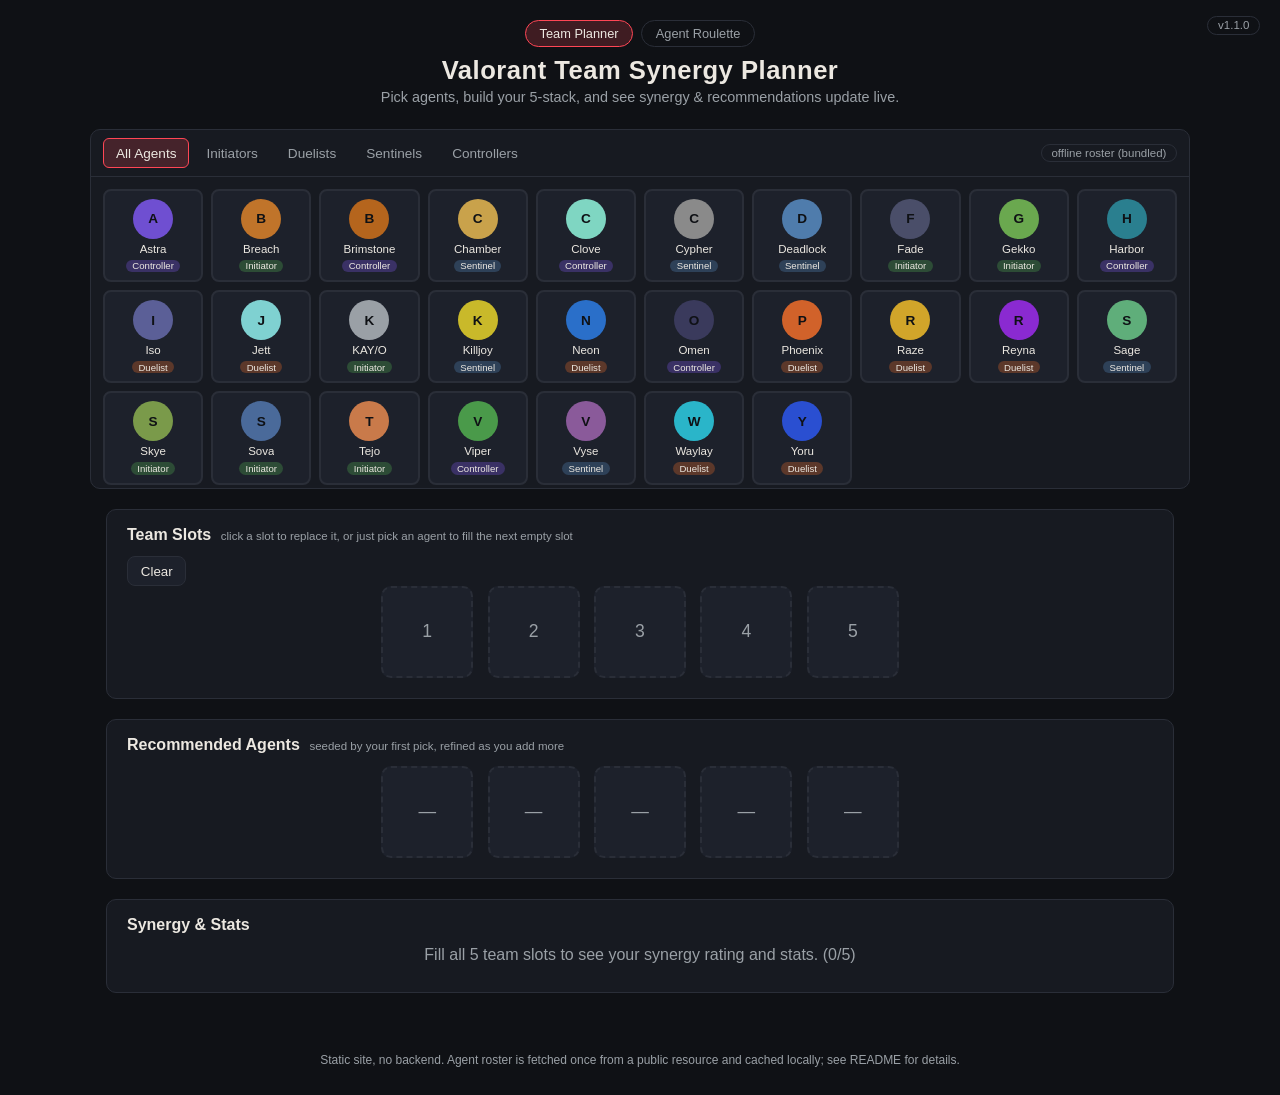
<file: index.html>
<!doctype html>
<html lang="en">
<head>
  <meta charset="UTF-8" />
  <meta name="viewport" content="width=device-width, initial-scale=1.0" />
  <title>Valorant Team Synergy Planner</title>
  <meta name="description" content="Build a 5-stack, get live recommendations, and see your team synergy rating." />
  <link rel="icon" href="data:," />
  <link rel="stylesheet" href="css/style.css?v=1.1.0" />
</head>
<body>
  <header class="app-header">
    <span class="app-version" id="appVersion" title="Application version"></span>
    <nav class="app-nav">
      <a class="app-nav-link active" href="index.html">Team Planner</a>
      <a class="app-nav-link" href="roulette.html">Agent Roulette</a>
    </nav>
    <h1>Valorant Team Synergy Planner</h1>
    <p class="subtitle">Pick agents, build your 5-stack, and see synergy &amp; recommendations update live.</p>
  </header>

  <!-- ============ TOP SECTION (fixed height, never shifts) ============ -->
  <section class="top-section" aria-label="Agent selection">
    <div class="tabs" role="tablist" aria-label="Agent role filters">
      <button class="tab active" role="tab" aria-selected="true" data-filter="all">All Agents</button>
      <button class="tab" role="tab" aria-selected="false" data-filter="Initiator">Initiators</button>
      <button class="tab" role="tab" aria-selected="false" data-filter="Duelist">Duelists</button>
      <button class="tab" role="tab" aria-selected="false" data-filter="Sentinel">Sentinels</button>
      <button class="tab" role="tab" aria-selected="false" data-filter="Controller">Controllers</button>
      <span class="data-source-badge" id="dataSourceBadge" title="Where agent data came from"></span>
    </div>
    <div class="agent-grid-viewport">
      <div class="agent-grid" id="agentGrid" role="list" aria-label="Agents">
        <!-- agent tiles injected by js -->
      </div>
    </div>
  </section>

  <!-- ============ BOTTOM SECTION (static position) ============ -->
  <main class="bottom-section">
    <div class="toast" id="toast" role="status" aria-live="polite"></div>

    <section class="panel" aria-label="Your team">
      <h2>Team Slots <span class="hint">click a slot to replace it, or just pick an agent to fill the next empty slot</span></h2>
      <button id="clearTeamSlots" class="clear-button" type="button" aria-selected="false">Clear</button>
      <div class="slot-row" id="teamSlots"></div>
    </section>

    <section class="panel" aria-label="Recommended agents">
      <h2>Recommended Agents <span class="hint">seeded by your first pick, refined as you add more</span></h2>
      <div class="slot-row recommended-row" id="recommendedSlots"></div>
    </section>

    <section class="panel synergy-panel" aria-label="Synergy and stats">
      <h2>Synergy &amp; Stats</h2>
      <div id="synergyContent" class="synergy-content">
        <p class="placeholder">Fill all 5 team slots to see your synergy rating and stats.</p>
      </div>
    </section>
  </main>

  <footer class="app-footer">
    <p>Static site, no backend. Agent roster is fetched once from a public resource and cached locally; see README for details.</p>
  </footer>

  <script src="js/version.js"></script>
  <script src="js/data/agents.js"></script>
  <script src="js/data/synergy.js"></script>
  <script src="js/data-source.js"></script>
  <script src="js/recommend.js"></script>
  <script src="js/app.js"></script>
</body>
</html>
</file>
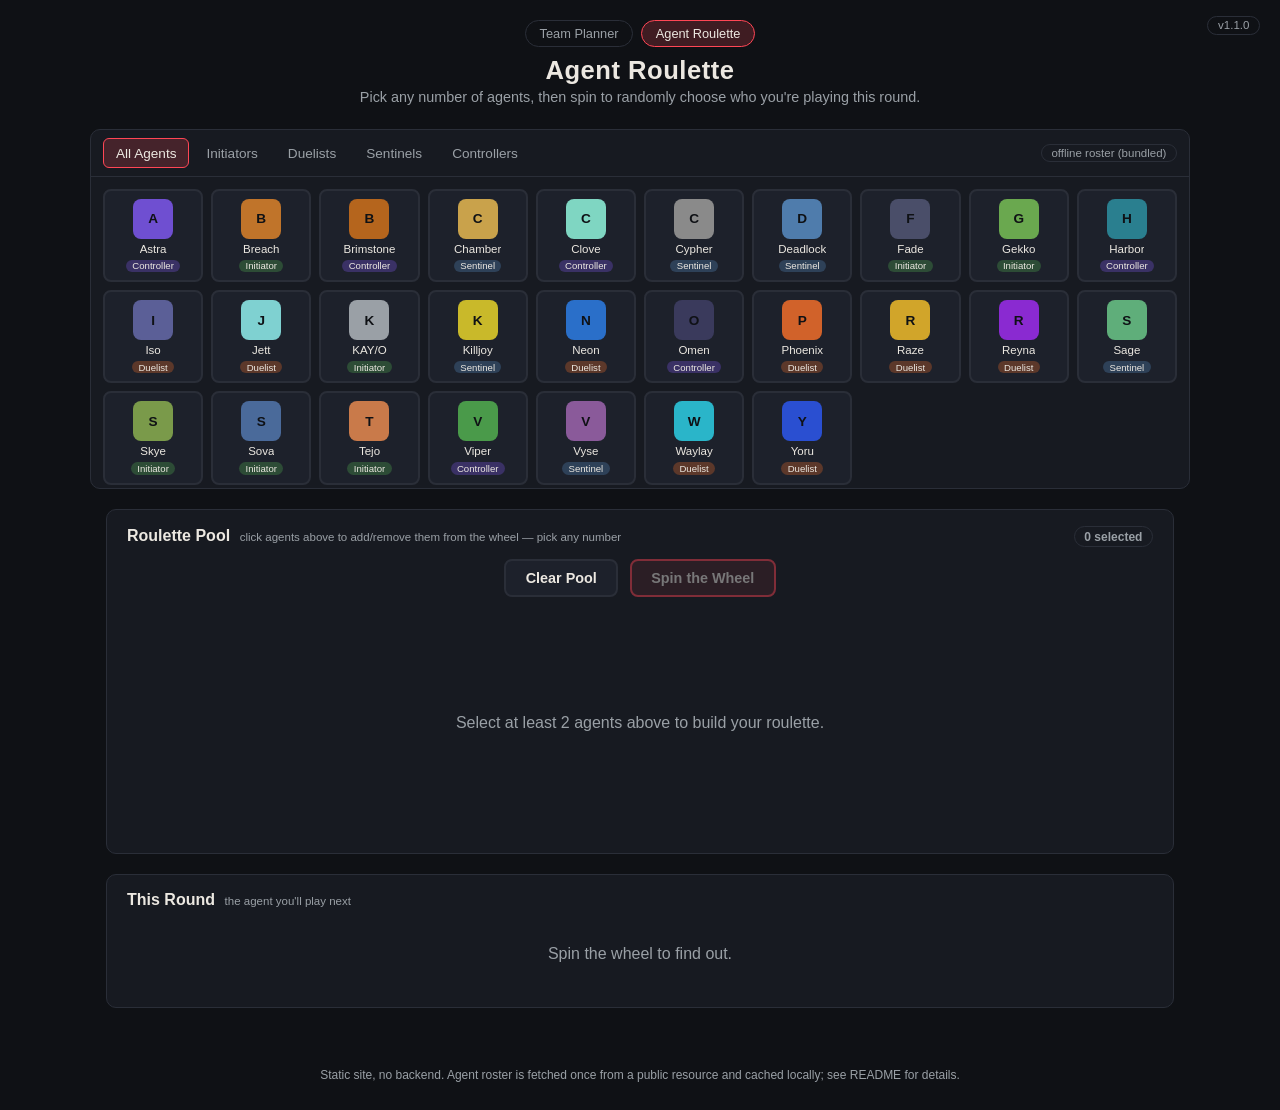
<file: roulette.html>
<!doctype html>
<html lang="en">
<head>
  <meta charset="UTF-8" />
  <meta name="viewport" content="width=device-width, initial-scale=1.0" />
  <title>Agent Roulette — Valorant Team Synergy Planner</title>
  <meta name="description" content="Pick any number of agents and spin the roulette to randomly choose which agent to play this round." />
  <link rel="icon" href="data:," />
  <link rel="stylesheet" href="css/style.css?v=1.1.0" />
  <link rel="stylesheet" href="css/roulette.css?v=1.0.0" />
</head>
<body>
  <header class="app-header">
    <span class="app-version" id="appVersion" title="Application version"></span>
    <nav class="app-nav">
      <a class="app-nav-link" href="index.html">Team Planner</a>
      <a class="app-nav-link active" href="roulette.html">Agent Roulette</a>
    </nav>
    <h1>Agent Roulette</h1>
    <p class="subtitle">Pick any number of agents, then spin to randomly choose who you're playing this round.</p>
  </header>

  <!-- ============ TOP SECTION (fixed height, never shifts) ============ -->
  <section class="top-section" aria-label="Agent selection">
    <div class="tabs" role="tablist" aria-label="Agent role filters">
      <button class="tab active" role="tab" aria-selected="true" data-filter="all">All Agents</button>
      <button class="tab" role="tab" aria-selected="false" data-filter="Initiator">Initiators</button>
      <button class="tab" role="tab" aria-selected="false" data-filter="Duelist">Duelists</button>
      <button class="tab" role="tab" aria-selected="false" data-filter="Sentinel">Sentinels</button>
      <button class="tab" role="tab" aria-selected="false" data-filter="Controller">Controllers</button>
      <span class="data-source-badge" id="dataSourceBadge" title="Where agent data came from"></span>
    </div>
    <div class="agent-grid-viewport">
      <div class="agent-grid roulette-agent-grid" id="agentGrid" role="list" aria-label="Agents">
        <!-- agent tiles injected by js -->
      </div>
    </div>
  </section>

  <!-- ============ BOTTOM SECTION (static position) ============ -->
  <main class="bottom-section">
    <div class="toast" id="toast" role="status" aria-live="polite"></div>

    <section class="panel" aria-label="Roulette controls">
      <h2>
        Roulette Pool
        <span class="hint">click agents above to add/remove them from the wheel — pick any number</span>
        <span class="pool-count" id="poolCount">0 selected</span>
      </h2>
      <div class="roulette-controls">
        <button class="btn btn-secondary" id="clearPoolBtn" type="button">Clear Pool</button>
        <button class="btn btn-spin" id="spinBtn" type="button" disabled>Spin the Wheel</button>
      </div>
      <div class="roulette-wheel-row" id="rouletteWheel">
        <p class="placeholder" id="wheelPlaceholder">Select at least 2 agents above to build your roulette.</p>
      </div>
    </section>

    <section class="panel winner-panel" aria-label="Round result">
      <h2>This Round <span class="hint">the agent you'll play next</span></h2>
      <div class="winner-display" id="winnerDisplay">
        <p class="placeholder">Spin the wheel to find out.</p>
      </div>
    </section>
  </main>

  <footer class="app-footer">
    <p>Static site, no backend. Agent roster is fetched once from a public resource and cached locally; see README for details.</p>
  </footer>

  <script src="js/version.js"></script>
  <script src="js/data/agents.js"></script>
  <script src="js/data-source.js"></script>
  <script src="js/roulette.js"></script>
</body>
</html>
</file>
<file: css/style.css>
:root {
  --bg: #0f1115;
  --panel-bg: #171a21;
  --panel-bg-alt: #1d212b;
  --border: #2a2e38;
  --accent: #ff4655;
  --accent-soft: #ff465533;
  --text: #ece8e1;
  --text-dim: #9aa0a6;
  --duelist: #d1622a;
  --initiator: #4a9a4a;
  --sentinel: #4f7cac;
  --controller: #6f4fd1;

  --top-section-height: 360px;
  --slot-size: 92px;
}

* { box-sizing: border-box; }

html, body {
  margin: 0;
  padding: 0;
  background: var(--bg);
  color: var(--text);
  font-family: "Segoe UI", Roboto, Helvetica, Arial, sans-serif;
}

.app-header {
  padding: 1.25rem 1.5rem 0.5rem;
  text-align: center;
  position: relative;
}
.app-header h1 { margin: 0 0 0.25rem; font-size: 1.6rem; letter-spacing: 0.5px; }
.subtitle { margin: 0; color: var(--text-dim); font-size: 0.9rem; }

.app-version {
  position: absolute;
  top: 1rem;
  right: 1.25rem;
  font-size: 0.72rem;
  color: var(--text-dim);
  border: 1px solid var(--border);
  border-radius: 999px;
  padding: 0.15rem 0.6rem;
  white-space: nowrap;
}

.app-nav {
  display: flex;
  justify-content: center;
  gap: 0.5rem;
  margin-bottom: 0.6rem;
}
.app-nav-link {
  color: var(--text-dim);
  text-decoration: none;
  font-size: 0.8rem;
  border: 1px solid var(--border);
  border-radius: 999px;
  padding: 0.3rem 0.85rem;
  transition: border-color 0.15s ease, color 0.15s ease, background 0.15s ease;
}
.app-nav-link:hover { color: var(--text); background: var(--panel-bg-alt); }
.app-nav-link.active { color: var(--text); background: var(--accent-soft); border-color: var(--accent); }

/* ===================== TOP SECTION (fixed height) ===================== */
.top-section {
  height: var(--top-section-height);
  max-height: var(--top-section-height);
  min-height: var(--top-section-height);
  margin: 1rem auto 0;
  max-width: 1100px;
  display: flex;
  flex-direction: column;
  border: 1px solid var(--border);
  border-radius: 10px;
  background: var(--panel-bg);
  overflow: hidden; /* guarantees the box never grows regardless of content */
}

.tabs {
  display: flex;
  align-items: center;
  gap: 0.25rem;
  padding: 0.5rem 0.75rem;
  border-bottom: 1px solid var(--border);
  flex: 0 0 auto;
}
.tab {
  background: transparent;
  color: var(--text-dim);
  border: 1px solid transparent;
  border-radius: 6px;
  padding: 0.4rem 0.75rem;
  font-size: 0.85rem;
  cursor: pointer;
}
.tab:hover { color: var(--text); background: var(--panel-bg-alt); }
.tab.active {
  color: var(--text);
  background: var(--accent-soft);
  border-color: var(--accent);
}
.data-source-badge {
  margin-left: auto;
  font-size: 0.72rem;
  color: var(--text-dim);
  border: 1px solid var(--border);
  border-radius: 999px;
  padding: 0.15rem 0.6rem;
  white-space: nowrap;
}

.agent-grid-viewport {
  flex: 1 1 auto;
  overflow-y: auto; /* scroll inside fixed box instead of growing it */
  overflow-x: hidden;
}

.agent-grid {
  display: grid;
  grid-template-columns: repeat(auto-fill, minmax(96px, 1fr));
  gap: 0.5rem;
  padding: 0.75rem;
}

.agent-tile {
  display: flex;
  flex-direction: column;
  align-items: center;
  justify-content: center;
  gap: 0.25rem;
  background: var(--panel-bg-alt);
  border: 2px solid var(--border);
  border-radius: 8px;
  padding: 0.5rem 0.35rem;
  cursor: pointer;
  color: var(--text);
  transition: border-color 0.15s ease, transform 0.1s ease;
}
.agent-tile:hover { border-color: var(--accent); transform: translateY(-1px); }
.agent-tile.on-team { border-color: #5fae7a; background: #1a2b20; }

.agent-tile img,
.avatar-fallback {
  width: 40px;
  height: 40px;
  border-radius: 50%;
  object-fit: cover;
}

.slot img,
.slot .avatar-fallback {
  width: calc(var(--slot-size) * 0.5);
  height: calc(var(--slot-size) * 0.5);
  max-width: 100%;
  max-height: 100%;
  flex-shrink: 0;
  border-radius: 50%;
  object-fit: cover;
}
.avatar-fallback {
  display: flex;
  align-items: center;
  justify-content: center;
  font-weight: 700;
  font-size: 0.85rem;
  color: #0f1115;
}

.agent-name { font-size: 0.72rem; line-height: 1.1; text-align: center; }
.agent-role { font-size: 0.6rem; padding: 0.05rem 0.4rem; border-radius: 999px; }

.role-duelist { background: color-mix(in srgb, var(--duelist) 35%, transparent); }
.role-initiator { background: color-mix(in srgb, var(--initiator) 35%, transparent); }
.role-sentinel { background: color-mix(in srgb, var(--sentinel) 35%, transparent); }
.role-controller { background: color-mix(in srgb, var(--controller) 35%, transparent); }

/* ===================== BOTTOM SECTION (static position) ===================== */
.bottom-section {
  max-width: 1100px;
  margin: 1.25rem auto 2rem;
  padding: 0 1rem;
  position: relative;
}

.clear-button {
  background: var(--panel-bg-alt);
  border: 1px solid var(--border);
  border-radius: 8px;
  padding: 0.4rem 0.8rem;
  cursor: pointer;
  color: var(--text);
  transition: border-color 0.15s ease, background 0.15s ease;
}
.clear-button:hover {
  border-color: var(--accent);
  background: var(--panel-bg);
}

.panel {
  background: var(--panel-bg);
  border: 1px solid var(--border);
  border-radius: 10px;
  padding: 1rem 1.25rem 1.25rem;
  margin-bottom: 1.25rem;
}
.panel h2 { margin: 0 0 0.75rem; font-size: 1rem; display: flex; align-items: baseline; gap: 0.6rem; flex-wrap: wrap; }
.hint { font-size: 0.72rem; color: var(--text-dim); font-weight: 400; }

.slot-row {
  display: flex;
  justify-content: center;
  gap: 0.9rem;
  flex-wrap: wrap;
}

.slot {
  width: var(--slot-size);
  height: var(--slot-size);
  border-radius: 10px;
  border: 2px solid var(--border);
  background: var(--panel-bg-alt);
  display: flex;
  flex-direction: column;
  align-items: center;
  justify-content: center;
  gap: 0.25rem;
  cursor: pointer;
  color: var(--text);
  font: inherit;
  padding: 0.3rem;
  overflow: hidden;
}

.slot.empty { border-style: dashed; color: var(--text-dim); }
.slot-placeholder { font-size: 1.1rem; color: var(--text-dim); }

.slot.filled { border-color: #3a3f4b; }

/* Active slot: clearly distinct from filled/empty */
.slot.active {
  border-color: var(--accent);
  box-shadow: 0 0 0 3px var(--accent-soft);
}

/* Duplicate-selection feedback: smooth ~3s highlight pulse */
.slot.duplicate-highlight {
  border-color: #ffd24a;
  border-width: 4px;
  box-shadow: 0 0 14px 2px #ffd24a99;
  transition: border-color 2.6s ease, border-width 2.6s ease, box-shadow 2.6s ease;
}

.recommended-slot.clickable:hover { border-color: #5fae7a; }

.agent-name { max-width: 100%; overflow: hidden; text-overflow: ellipsis; white-space: nowrap; }

.toast {
  position: fixed;
  bottom: 1.25rem;
  left: 50%;
  transform: translateX(-50%) translateY(20px);
  background: #2a2e38;
  border: 1px solid var(--accent);
  color: var(--text);
  padding: 0.6rem 1rem;
  border-radius: 8px;
  font-size: 0.85rem;
  opacity: 0;
  pointer-events: none;
  transition: opacity 0.2s ease, transform 0.2s ease;
  z-index: 50;
}
.toast.visible { opacity: 1; transform: translateX(-50%) translateY(0); }

.synergy-panel .placeholder { color: var(--text-dim); text-align: center; margin: 0.5rem 0; }

.synergy-rating {
  text-align: center;
  margin-bottom: 1rem;
}
.rating-number { font-size: 3rem; font-weight: 800; color: var(--accent); line-height: 1; }
.rating-label { color: var(--text-dim); font-size: 0.85rem; }

.synergy-columns {
  display: grid;
  grid-template-columns: repeat(auto-fit, minmax(220px, 1fr));
  gap: 1.25rem;
}
.synergy-columns h3 { margin: 0 0 0.5rem; font-size: 0.85rem; color: var(--text-dim); text-transform: uppercase; letter-spacing: 0.04em; }
.synergy-columns ul { list-style: none; margin: 0; padding: 0; display: flex; flex-direction: column; gap: 0.4rem; font-size: 0.85rem; }
.role-list li { display: flex; justify-content: space-between; gap: 0.5rem; }
.role-label { padding: 0.1rem 0.5rem; border-radius: 6px; font-size: 0.75rem; }
.pair-list .bonus { color: #5fae7a; font-weight: 700; margin-left: 0.4rem; }
.disclaimer { font-size: 0.72rem; color: var(--text-dim); margin-top: 0.6rem; }

.app-footer {
  text-align: center;
  color: var(--text-dim);
  font-size: 0.75rem;
  padding: 1rem;
}

@media (max-width: 600px) {
  :root { --slot-size: 72px; }
  .tabs { flex-wrap: wrap; }
  .data-source-badge { margin-left: 0; }
}
</file>
<file: css/roulette.css>
/**
 * Agent Roulette page styles. Loaded after css/style.css, so these rules
 * only need to add/override what's specific to roulette.html — the
 * header, tabs, agent grid base styles, panels, toast, etc. are shared.
 */

/* Keep agent artwork square on this page instead of the circular avatars
   used on the Team Planner. */
.roulette-agent-grid .agent-tile img,
.roulette-agent-grid .avatar-fallback,
.wheel-tile img,
.wheel-tile .avatar-fallback,
.winner-card img,
.winner-card .avatar-fallback {
  border-radius: 8px;
}

.agent-tile.in-pool { border-color: var(--accent); background: #2a1418; }

.pool-count {
  margin-left: auto;
  font-size: 0.75rem;
  color: var(--text-dim);
  border: 1px solid var(--border);
  border-radius: 999px;
  padding: 0.15rem 0.6rem;
  white-space: nowrap;
}

.roulette-controls {
  display: flex;
  justify-content: center;
  gap: 0.75rem;
  margin-bottom: 1rem;
}

.btn {
  border-radius: 8px;
  padding: 0.55rem 1.2rem;
  font-size: 0.9rem;
  font-weight: 600;
  cursor: pointer;
  border: 2px solid var(--border);
  background: var(--panel-bg-alt);
  color: var(--text);
  transition: border-color 0.15s ease, background 0.15s ease, transform 0.1s ease;
}
.btn:hover:not(:disabled) { transform: translateY(-1px); }
.btn:disabled { opacity: 0.45; cursor: not-allowed; }

.btn-secondary:hover:not(:disabled) { border-color: var(--text-dim); }

.btn-spin {
  background: var(--accent-soft);
  border-color: var(--accent);
}
.btn-spin:hover:not(:disabled) { background: var(--accent); color: #fff; }

.roulette-wheel-row {
  display: flex;
  align-items: center;
  justify-content: center;
  min-height: 220px;
  padding: 1rem 0;
}

.roulette-wheel-row .placeholder { color: var(--text-dim); text-align: center; }

/* ---------------- The wheel itself ---------------- */

.wheel-circle {
  position: relative;
  margin: 0 auto;
  border-radius: 50%;
  border: 2px dashed var(--border);
  background: radial-gradient(circle, var(--panel-bg-alt) 0%, var(--panel-bg) 70%);
}

.wheel-pointer {
  position: absolute;
  top: -6px;
  left: 50%;
  transform: translateX(-50%);
  width: 0;
  height: 0;
  border-left: 12px solid transparent;
  border-right: 12px solid transparent;
  border-top: 18px solid var(--accent);
  z-index: 3;
}

.wheel-hub {
  position: absolute;
  top: 50%;
  left: 50%;
  transform: translate(-50%, -50%);
  width: 56px;
  height: 56px;
  border-radius: 50%;
  background: var(--panel-bg);
  border: 2px solid var(--border);
  display: flex;
  align-items: center;
  justify-content: center;
  font-weight: 700;
  color: var(--text-dim);
  z-index: 1;
}

.wheel-tile {
  position: absolute;
  transform: translate(-50%, -50%);
  display: flex;
  flex-direction: column;
  align-items: center;
  gap: 0.2rem;
  width: 64px;
  padding: 0.3rem;
  border-radius: 8px;
  background: var(--panel-bg-alt);
  border: 3px solid var(--border);
  transition: border-color 0.1s linear;
  z-index: 2;
}

.wheel-tile img,
.wheel-tile .avatar-fallback {
  width: 40px;
  height: 40px;
  object-fit: cover;
}

.wheel-tile-name {
  font-size: 0.65rem;
  line-height: 1.1;
  text-align: center;
  max-width: 100%;
  overflow: hidden;
  text-overflow: ellipsis;
  white-space: nowrap;
}

/* The spinning highlight: border color is driven by --wheel-border, set
   from JS on every "tick" of the spin animation so it visibly changes
   color as the wheel cycles through agents. */
.wheel-tile.wheel-highlight {
  border-color: var(--wheel-border, var(--accent));
  box-shadow: 0 0 16px 2px var(--wheel-border, var(--accent));
  transform: translate(-50%, -50%) scale(1.12);
}

/* The agent the wheel lands on. */
.wheel-tile.wheel-winner {
  border-color: var(--accent);
  box-shadow: 0 0 0 4px var(--accent-soft), 0 0 20px 4px var(--accent-soft);
  transform: translate(-50%, -50%) scale(1.18);
  animation: winner-pulse 1.4s ease-in-out infinite;
}

@keyframes winner-pulse {
  0%, 100% { box-shadow: 0 0 0 4px var(--accent-soft), 0 0 20px 4px var(--accent-soft); }
  50% { box-shadow: 0 0 0 7px var(--accent-soft), 0 0 30px 10px var(--accent-soft); }
}

/* ---------------- Winner panel ---------------- */

.winner-panel .winner-display { display: flex; justify-content: center; padding: 0.5rem 0; }
.winner-panel .placeholder { color: var(--text-dim); }

.winner-card {
  display: flex;
  flex-direction: column;
  align-items: center;
  gap: 0.5rem;
  padding: 1rem 1.5rem;
}

.winner-card img,
.winner-card .avatar-fallback {
  width: 96px;
  height: 96px;
  border: 3px solid var(--accent);
}

.winner-name { font-size: 1.3rem; font-weight: 700; }

@media (max-width: 600px) {
  .pool-count { margin-left: 0; }
}
</file>
